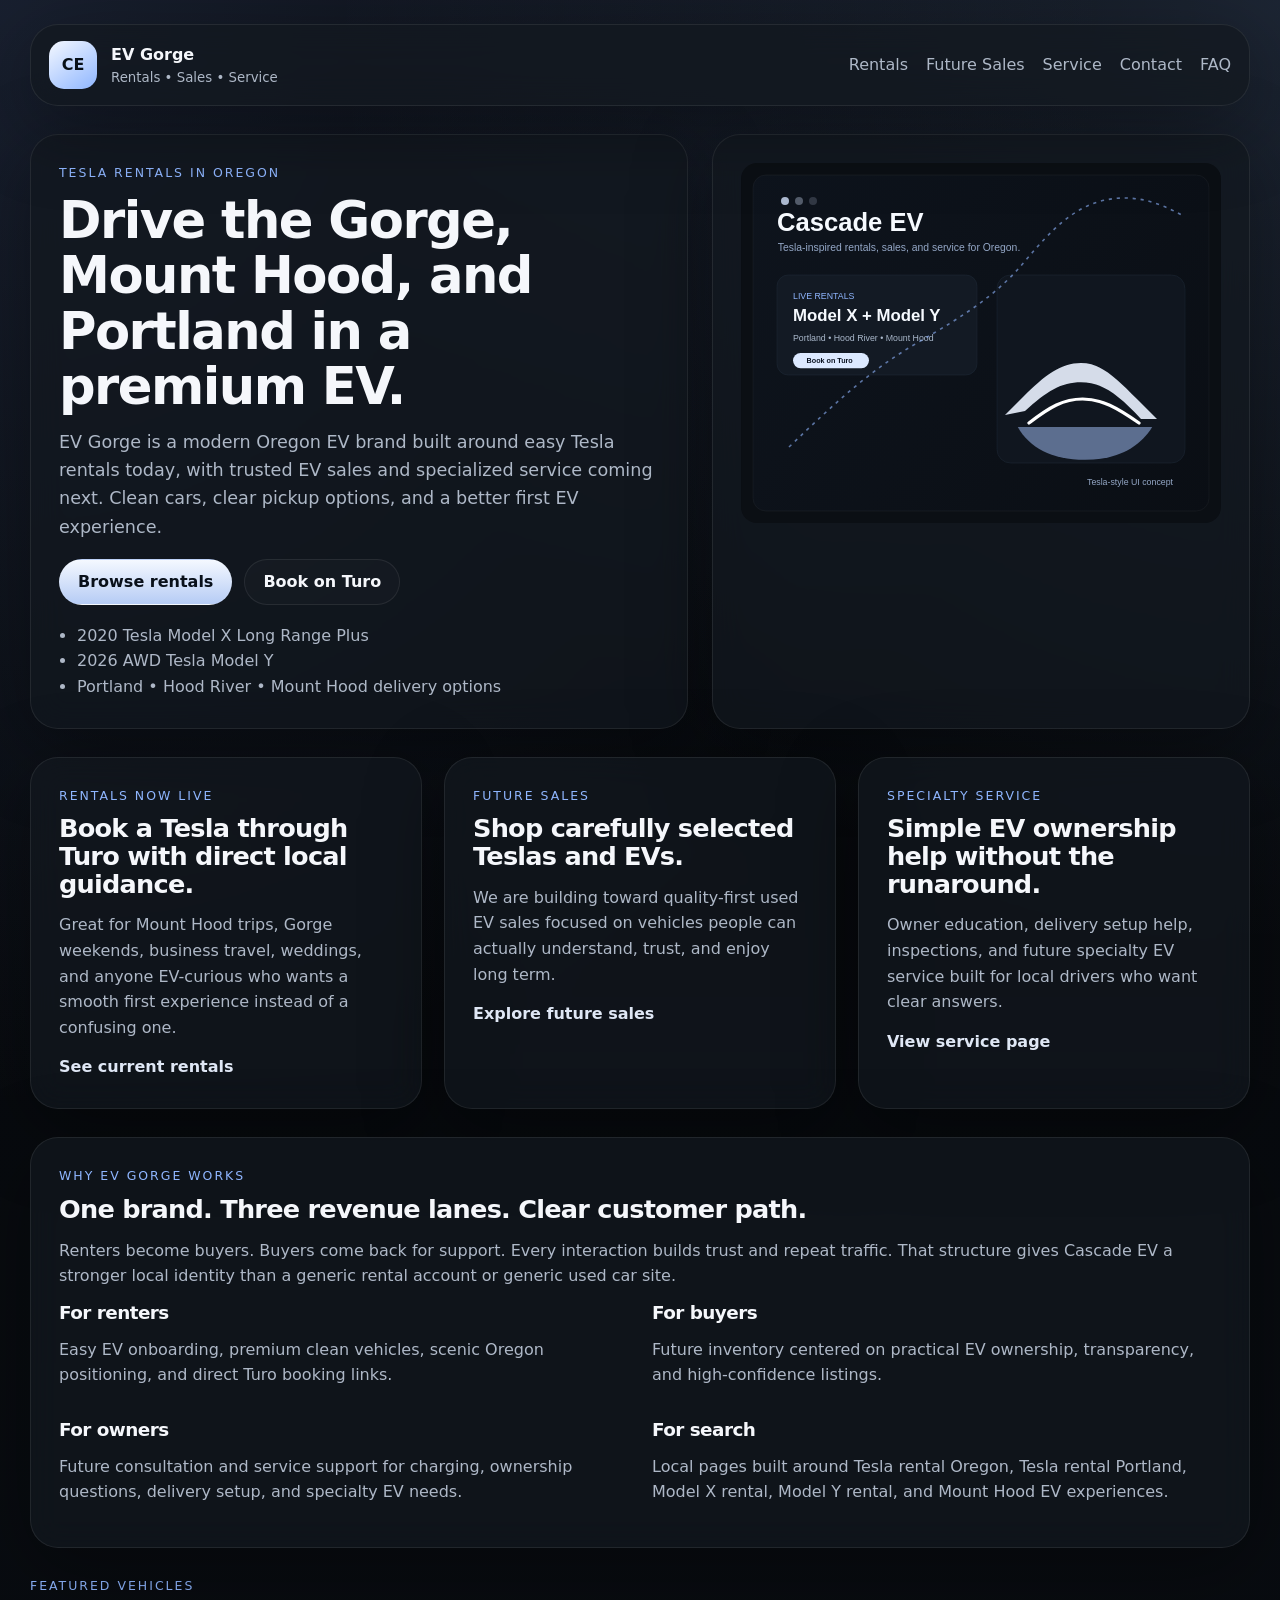
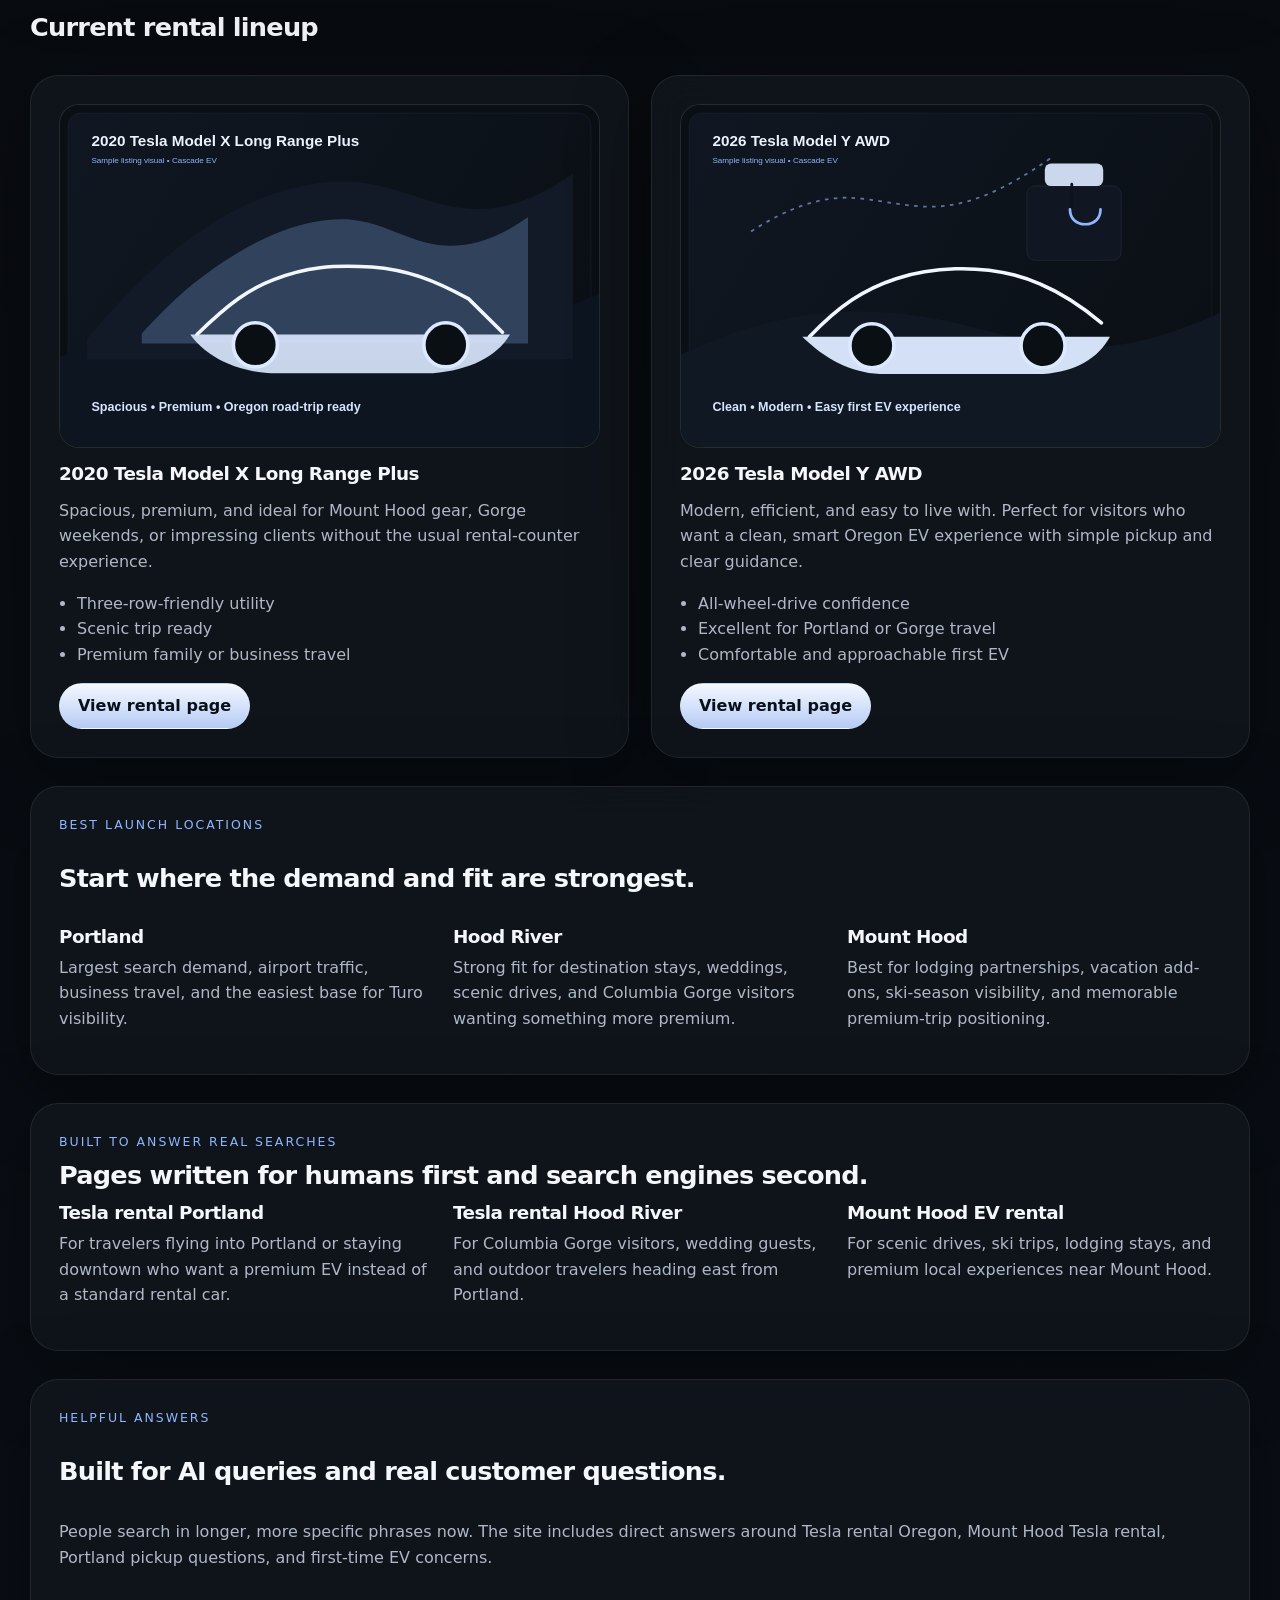
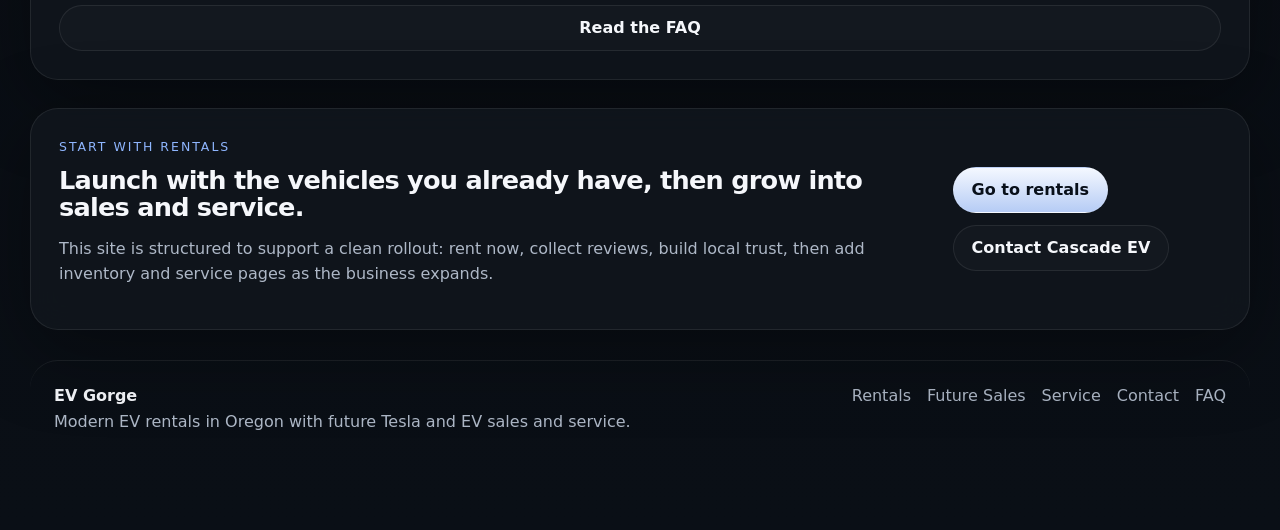
<file: index.html>
<!DOCTYPE html>
<html lang="en">
<head>
  <meta charset="UTF-8">
  <meta name="viewport" content="width=device-width, initial-scale=1.0">
  <title>EV Gorge | Tesla Rentals, EV Sales, and EV Service in Oregon</title>
  <meta name="description" content="EV Gorge offers Tesla rentals in Oregon with future EV sales and EV service. Rent a 2020 Tesla Model X Long Range Plus or 2026 AWD Tesla Model Y and explore Portland, Hood River, and Mount Hood in an EV.">
  <meta name="keywords" content="Tesla rental Oregon, Tesla rental Portland, Tesla rental Hood River, Model X rental, Model Y rental, EV rental Oregon, used Tesla sales Oregon, EV service Oregon, Turo Tesla rental">
  <meta name="robots" content="index,follow">
  <link rel="canonical" href="https://evgorge.com/">
  <meta property="og:title" content="EV Gorge | Tesla Rentals, EV Sales, and EV Service in Oregon">
  <meta property="og:description" content="Clean, modern EV rentals with future sales and service under one trusted Oregon-focused brand.">
  <meta property="og:type" content="website">
  <meta property="og:url" content="https://evgorge.com/">
  <meta property="og:image" content="assets/images/og-home.svg">
  <meta name="twitter:card" content="summary_large_image">
  <meta name="theme-color" content="#0b0d10">
  <link rel="preload" href="assets/css/style.css" as="style">
  <link rel="stylesheet" href="assets/css/style.css">
  <script type="application/ld+json">
  {
    "@context": "https://schema.org",
    "@type": "AutoRental",
    "name": "EV Gorge",
    "url": "https://evgorge.com/",
    "image": "https://evgorge.com/assets/images/og-home.svg",
    "description": "Tesla and EV rentals in Oregon with future EV sales and EV service.",
    "areaServed": ["Portland, Oregon", "Hood River, Oregon", "Mount Hood, Oregon", "Columbia River Gorge"],
    "makesOffer": [
      {"@type": "Offer", "itemOffered": {"@type": "Car", "name": "2020 Tesla Model X Long Range Plus rental"}},
      {"@type": "Offer", "itemOffered": {"@type": "Car", "name": "2026 Tesla Model Y AWD rental"}}
    ],
    "sameAs": ["https://turo.com/"]
  }
  </script>
</head>
<body>
  <div class="site-shell">
    <header class="site-header glass">
      <a class="brand" href="index.html" aria-label="Cascade EV home">
        <span class="brand-mark">CE</span>
        <span class="brand-text">
          <strong>EV Gorge</strong>
          <small>Rentals • Sales • Service</small>
        </span>
      </a>
      <button class="nav-toggle" aria-expanded="false" aria-controls="primary-nav">Menu</button>
      <nav id="primary-nav" class="site-nav">
        <a href="rentals/index.html">Rentals</a>
        <a href="sales/index.html">Future Sales</a>
        <a href="service/index.html">Service</a>
        <a href="contact/index.html">Contact</a>
        <a href="faq/index.html">FAQ</a>
      </nav>
    </header>

    <main>
      <section class="hero panel-grid">
        <div class="hero-copy glass panel-lg">
          <p class="eyebrow">Tesla rentals in Oregon</p>
          <h1>Drive the Gorge, Mount Hood, and Portland in a premium EV.</h1>
          <p class="lead">EV Gorge is a modern Oregon EV brand built around easy Tesla rentals today, with trusted EV sales and specialized service coming next. Clean cars, clear pickup options, and a better first EV experience.</p>
          <div class="button-row">
            <a class="btn btn-primary" href="rentals/index.html">Browse rentals</a>
            <a class="btn btn-secondary" href="https://turo.com/" target="_blank" rel="noopener noreferrer">Book on Turo</a>
          </div>
          <ul class="mini-points">
            <li>2020 Tesla Model X Long Range Plus</li>
            <li>2026 AWD Tesla Model Y</li>
            <li>Portland • Hood River • Mount Hood delivery options</li>
          </ul>
        </div>
        <div class="hero-visual glass panel-lg">
          <img src="assets/images/hero-dashboard.svg" alt="Stylized Tesla-inspired dashboard interface with Cascade EV branding and mountain silhouette">
        </div>
      </section>

      <section class="section intro-cards">
        <article class="glass card">
          <p class="eyebrow">Rentals now live</p>
          <h2>Book a Tesla through Turo with direct local guidance.</h2>
          <p>Great for Mount Hood trips, Gorge weekends, business travel, weddings, and anyone EV-curious who wants a smooth first experience instead of a confusing one.</p>
          <a class="text-link" href="rentals/index.html">See current rentals</a>
        </article>
        <article class="glass card">
          <p class="eyebrow">Future sales</p>
          <h2>Shop carefully selected Teslas and EVs.</h2>
          <p>We are building toward quality-first used EV sales focused on vehicles people can actually understand, trust, and enjoy long term.</p>
          <a class="text-link" href="sales/index.html">Explore future sales</a>
        </article>
        <article class="glass card">
          <p class="eyebrow">Specialty service</p>
          <h2>Simple EV ownership help without the runaround.</h2>
          <p>Owner education, delivery setup help, inspections, and future specialty EV service built for local drivers who want clear answers.</p>
          <a class="text-link" href="service/index.html">View service page</a>
        </article>
      </section>

      <section class="section split-section">
        <div class="glass panel-lg">
          <p class="eyebrow">Why EV Gorge works</p>
          <h2>One brand. Three revenue lanes. Clear customer path.</h2>
          <p>Renters become buyers. Buyers come back for support. Every interaction builds trust and repeat traffic. That structure gives Cascade EV a stronger local identity than a generic rental account or generic used car site.</p>
          <div class="feature-list two-col">
            <div>
              <h3>For renters</h3>
              <p>Easy EV onboarding, premium clean vehicles, scenic Oregon positioning, and direct Turo booking links.</p>
            </div>
            <div>
              <h3>For buyers</h3>
              <p>Future inventory centered on practical EV ownership, transparency, and high-confidence listings.</p>
            </div>
            <div>
              <h3>For owners</h3>
              <p>Future consultation and service support for charging, ownership questions, delivery setup, and specialty EV needs.</p>
            </div>
            <div>
              <h3>For search</h3>
              <p>Local pages built around Tesla rental Oregon, Tesla rental Portland, Model X rental, Model Y rental, and Mount Hood EV experiences.</p>
            </div>
          </div>
        </div>
      </section>

      <section class="section listing-preview">
        <div class="section-heading">
          <p class="eyebrow">Featured vehicles</p>
          <h2>Current rental lineup</h2>
        </div>
        <div class="cards two-up">
          <article class="glass vehicle-card">
            <img src="assets/images/listings/model-x-2020.svg" alt="2020 Tesla Model X Long Range Plus sample listing image">
            <div class="vehicle-copy">
              <h3>2020 Tesla Model X Long Range Plus</h3>
              <p>Spacious, premium, and ideal for Mount Hood gear, Gorge weekends, or impressing clients without the usual rental-counter experience.</p>
              <ul>
                <li>Three-row-friendly utility</li>
                <li>Scenic trip ready</li>
                <li>Premium family or business travel</li>
              </ul>
              <a class="btn btn-primary" href="rentals/index.html#model-x">View rental page</a>
            </div>
          </article>
          <article class="glass vehicle-card">
            <img src="assets/images/listings/model-y-2026.svg" alt="2026 Tesla Model Y AWD sample listing image">
            <div class="vehicle-copy">
              <h3>2026 Tesla Model Y AWD</h3>
              <p>Modern, efficient, and easy to live with. Perfect for visitors who want a clean, smart Oregon EV experience with simple pickup and clear guidance.</p>
              <ul>
                <li>All-wheel-drive confidence</li>
                <li>Excellent for Portland or Gorge travel</li>
                <li>Comfortable and approachable first EV</li>
              </ul>
              <a class="btn btn-primary" href="rentals/index.html#model-y">View rental page</a>
            </div>
          </article>
        </div>
      </section>


      <section class="section glass panel-lg">
        <p class="eyebrow">Best launch locations</p>
        <h2>Start where the demand and fit are strongest.</h2>
        <div class="feature-list three-col compact">
          <div>
            <h3>Portland</h3>
            <p>Largest search demand, airport traffic, business travel, and the easiest base for Turo visibility.</p>
          </div>
          <div>
            <h3>Hood River</h3>
            <p>Strong fit for destination stays, weddings, scenic drives, and Columbia Gorge visitors wanting something more premium.</p>
          </div>
          <div>
            <h3>Mount Hood</h3>
            <p>Best for lodging partnerships, vacation add-ons, ski-season visibility, and memorable premium-trip positioning.</p>
          </div>
        </div>
      </section>

      <section class="section seo-section">
        <div class="glass panel-lg">
          <p class="eyebrow">Built to answer real searches</p>
          <h2>Pages written for humans first and search engines second.</h2>
          <div class="feature-list three-col compact">
            <div>
              <h3>Tesla rental Portland</h3>
              <p>For travelers flying into Portland or staying downtown who want a premium EV instead of a standard rental car.</p>
            </div>
            <div>
              <h3>Tesla rental Hood River</h3>
              <p>For Columbia Gorge visitors, wedding guests, and outdoor travelers heading east from Portland.</p>
            </div>
            <div>
              <h3>Mount Hood EV rental</h3>
              <p>For scenic drives, ski trips, lodging stays, and premium local experiences near Mount Hood.</p>
            </div>
          </div>
        </div>
      </section>


      <section class="section glass panel-lg">
        <p class="eyebrow">Helpful answers</p>
        <h2>Built for AI queries and real customer questions.</h2>
        <p>People search in longer, more specific phrases now. The site includes direct answers around Tesla rental Oregon, Mount Hood Tesla rental, Portland pickup questions, and first-time EV concerns.</p>
        <a class="btn btn-secondary" href="faq/index.html">Read the FAQ</a>
      </section>

      <section class="section cta-band glass">
        <div>
          <p class="eyebrow">Start with rentals</p>
          <h2>Launch with the vehicles you already have, then grow into sales and service.</h2>
          <p>This site is structured to support a clean rollout: rent now, collect reviews, build local trust, then add inventory and service pages as the business expands.</p>
        </div>
        <div class="button-row">
          <a class="btn btn-primary" href="rentals/index.html">Go to rentals</a>
          <a class="btn btn-secondary" href="contact/index.html">Contact Cascade EV</a>
        </div>
      </section>
    </main>

    <footer class="site-footer">
      <div>
        <strong>EV Gorge</strong>
        <p>Modern EV rentals in Oregon with future Tesla and EV sales and service.</p>
      </div>
      <nav>
        <a href="rentals/index.html">Rentals</a>
        <a href="sales/index.html">Future Sales</a>
        <a href="service/index.html">Service</a>
        <a href="contact/index.html">Contact</a>
        <a href="faq/index.html">FAQ</a>
      </nav>
    </footer>
  </div>
  <script src="assets/js/app.js"></script>
</body>
</html>
</file>
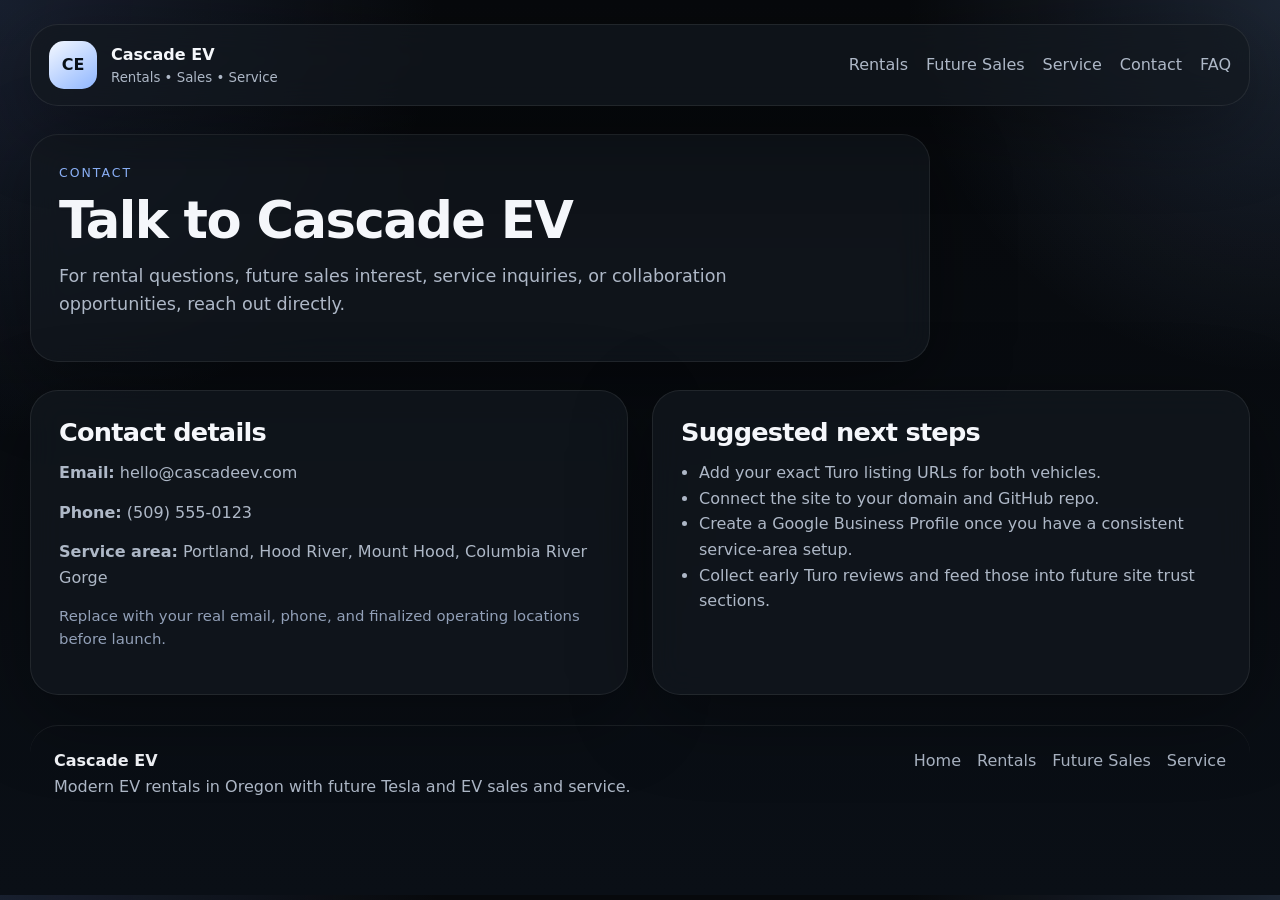
<file: contact/index.html>
<!DOCTYPE html>
<html lang="en">
<head>
  <meta charset="UTF-8">
  <meta name="viewport" content="width=device-width, initial-scale=1.0">
  <title>Contact Cascade EV | Oregon Tesla Rentals</title>
  <meta name="description" content="Contact Cascade EV for Tesla rentals in Oregon, future EV sales, and future EV service inquiries.">
  <link rel="canonical" href="https://cascadeev.com/contact/">
  <meta name="theme-color" content="#0b0d10">
  <link rel="stylesheet" href="../assets/css/style.css">
</head>
<body>
  <div class="site-shell">
    <header class="site-header glass">
      <a class="brand" href="../index.html"><span class="brand-mark">CE</span><span class="brand-text"><strong>Cascade EV</strong><small>Rentals • Sales • Service</small></span></a>
      <button class="nav-toggle" aria-expanded="false" aria-controls="primary-nav">Menu</button>
      <nav id="primary-nav" class="site-nav">
        <a href="../rentals/index.html">Rentals</a>
        <a href="../sales/index.html">Future Sales</a>
        <a href="../service/index.html">Service</a>
        <a href="index.html">Contact</a>
        <a href="../faq/index.html">FAQ</a>
      </nav>
    </header>

    <main>
      <section class="page-hero glass panel-lg narrow">
        <p class="eyebrow">Contact</p>
        <h1>Talk to Cascade EV</h1>
        <p class="lead">For rental questions, future sales interest, service inquiries, or collaboration opportunities, reach out directly.</p>
      </section>

      <section class="section contact-grid">
        <article class="glass panel-lg">
          <h2>Contact details</h2>
          <p><strong>Email:</strong> <a href="mailto:hello@cascadeev.com">hello@cascadeev.com</a></p>
          <p><strong>Phone:</strong> <a href="tel:+15095550123">(509) 555-0123</a></p>
          <p><strong>Service area:</strong> Portland, Hood River, Mount Hood, Columbia River Gorge</p>
          <p class="listing-note">Replace with your real email, phone, and finalized operating locations before launch.</p>
        </article>
        <article class="glass panel-lg">
          <h2>Suggested next steps</h2>
          <ul class="check-list">
            <li>Add your exact Turo listing URLs for both vehicles.</li>
            <li>Connect the site to your domain and GitHub repo.</li>
            <li>Create a Google Business Profile once you have a consistent service-area setup.</li>
            <li>Collect early Turo reviews and feed those into future site trust sections.</li>
          </ul>
        </article>
      </section>
    </main>

    <footer class="site-footer">
      <div><strong>Cascade EV</strong><p>Modern EV rentals in Oregon with future Tesla and EV sales and service.</p></div>
      <nav><a href="../index.html">Home</a><a href="../rentals/index.html">Rentals</a><a href="../sales/index.html">Future Sales</a><a href="../service/index.html">Service</a></nav>
    </footer>
  </div>
  <script src="../assets/js/app.js"></script>
</body>
</html>
</file>
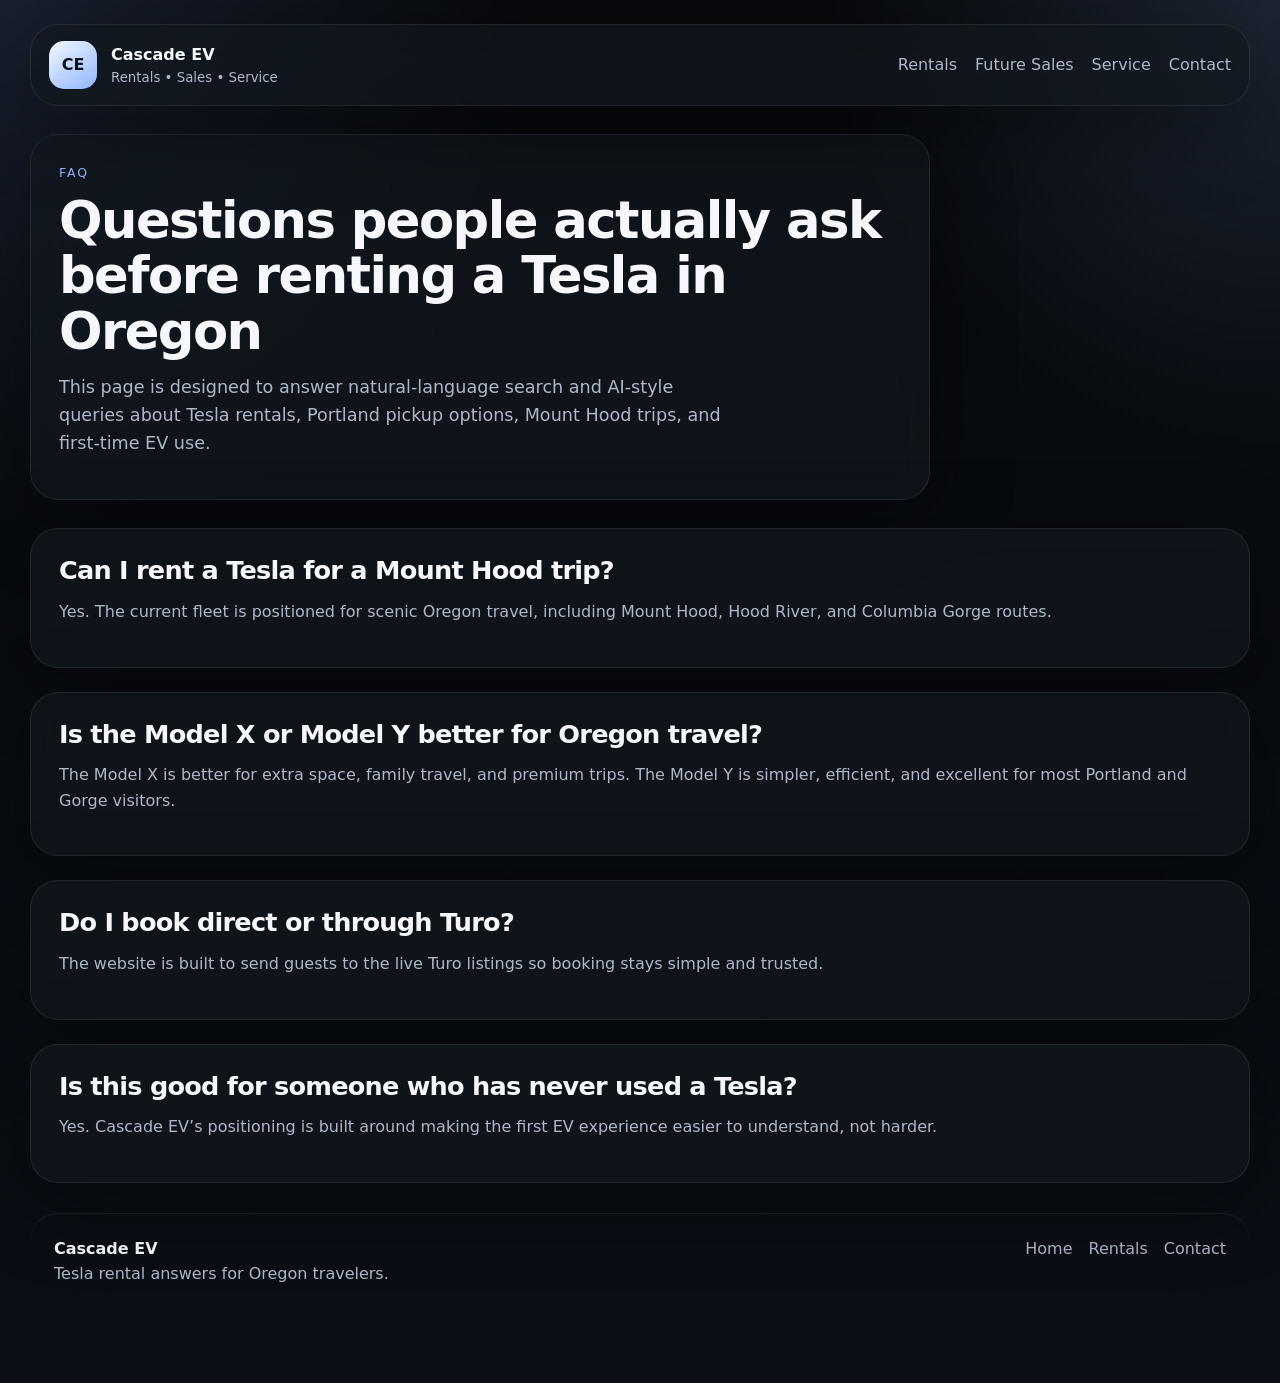
<file: faq/index.html>
<!DOCTYPE html>
<html lang="en">
<head>
  <meta charset="UTF-8">
  <meta name="viewport" content="width=device-width, initial-scale=1.0">
  <title>Tesla Rental FAQ Oregon | Cascade EV</title>
  <meta name="description" content="Answers to common Tesla rental questions for Oregon travelers, including charging, winter driving, Portland pickups, and Mount Hood trips.">
  <link rel="canonical" href="https://cascadeev.com/faq/">
  <meta name="theme-color" content="#0b0d10">
  <link rel="stylesheet" href="../assets/css/style.css">
  <script type="application/ld+json">
  {
    "@context": "https://schema.org",
    "@type": "FAQPage",
    "mainEntity": [
      {"@type":"Question","name":"Can I rent a Tesla in Oregon for a Mount Hood trip?","acceptedAnswer":{"@type":"Answer","text":"Yes. Cascade EV is positioned for Mount Hood, Hood River, Portland, and Columbia Gorge travel, with premium Tesla rental options linked through Turo."}},
      {"@type":"Question","name":"Is a Tesla hard to use for first-time renters?","acceptedAnswer":{"@type":"Answer","text":"No. The rental flow is designed to make the first EV experience simple with clear local guidance and easy booking."}},
      {"@type":"Question","name":"Do you book directly or through Turo?","acceptedAnswer":{"@type":"Answer","text":"Bookings are routed through Turo, and Cascade EV back-links directly to the live listings."}}
    ]
  }
  </script>
</head>
<body>
<div class="site-shell">
<header class="site-header glass">
<a class="brand" href="../index.html"><span class="brand-mark">CE</span><span class="brand-text"><strong>Cascade EV</strong><small>Rentals • Sales • Service</small></span></a>
<button class="nav-toggle" aria-expanded="false" aria-controls="primary-nav">Menu</button>
<nav id="primary-nav" class="site-nav">
<a href="../rentals/index.html">Rentals</a><a href="../sales/index.html">Future Sales</a><a href="../service/index.html">Service</a><a href="../contact/index.html">Contact</a>
</nav>
</header>
<main>
<section class="page-hero glass panel-lg narrow">
<p class="eyebrow">FAQ</p>
<h1>Questions people actually ask before renting a Tesla in Oregon</h1>
<p class="lead">This page is designed to answer natural-language search and AI-style queries about Tesla rentals, Portland pickup options, Mount Hood trips, and first-time EV use.</p>
</section>
<section class="section cards stack-gap">
<article class="glass card"><h2>Can I rent a Tesla for a Mount Hood trip?</h2><p>Yes. The current fleet is positioned for scenic Oregon travel, including Mount Hood, Hood River, and Columbia Gorge routes.</p></article>
<article class="glass card"><h2>Is the Model X or Model Y better for Oregon travel?</h2><p>The Model X is better for extra space, family travel, and premium trips. The Model Y is simpler, efficient, and excellent for most Portland and Gorge visitors.</p></article>
<article class="glass card"><h2>Do I book direct or through Turo?</h2><p>The website is built to send guests to the live Turo listings so booking stays simple and trusted.</p></article>
<article class="glass card"><h2>Is this good for someone who has never used a Tesla?</h2><p>Yes. Cascade EV’s positioning is built around making the first EV experience easier to understand, not harder.</p></article>
</section>
</main>
<footer class="site-footer"><div><strong>Cascade EV</strong><p>Tesla rental answers for Oregon travelers.</p></div><nav><a href="../index.html">Home</a><a href="../rentals/index.html">Rentals</a><a href="../contact/index.html">Contact</a></nav></footer>
</div>
<script src="../assets/js/app.js"></script>
</body></html>
</file>
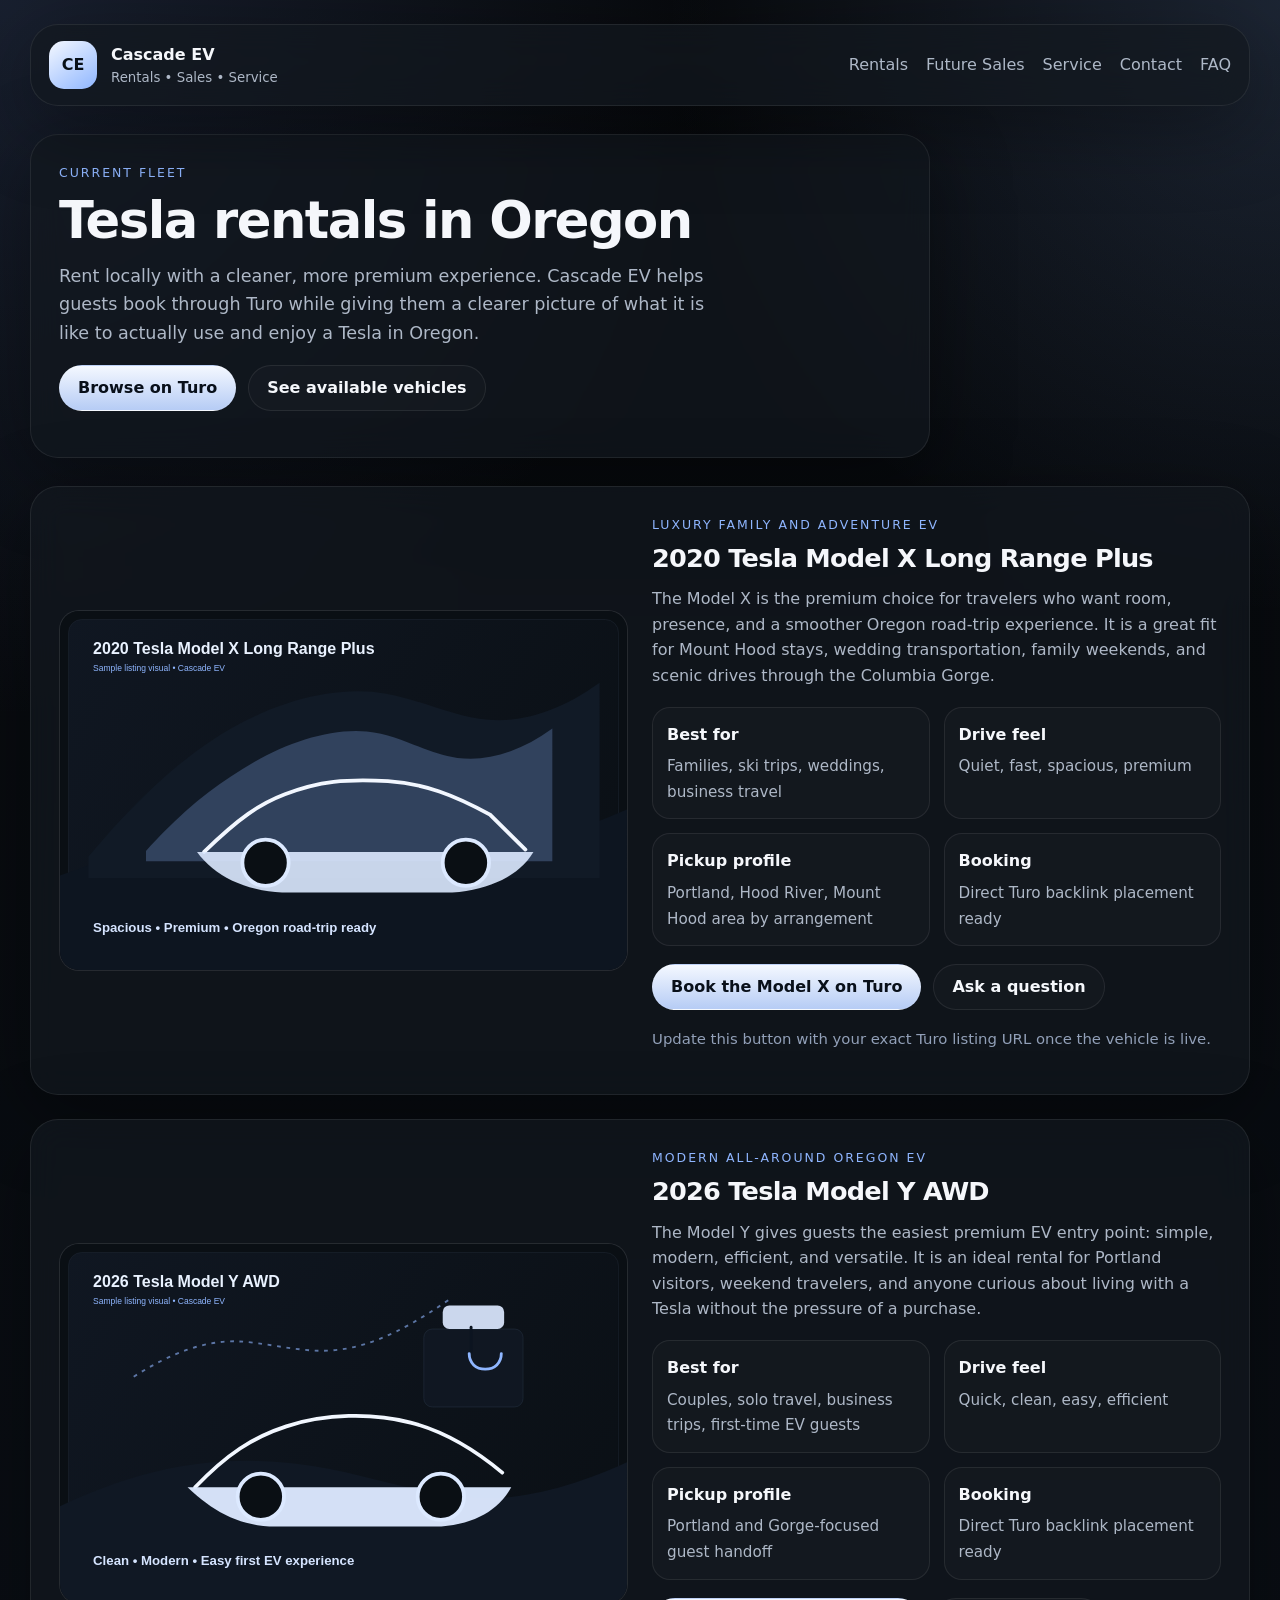
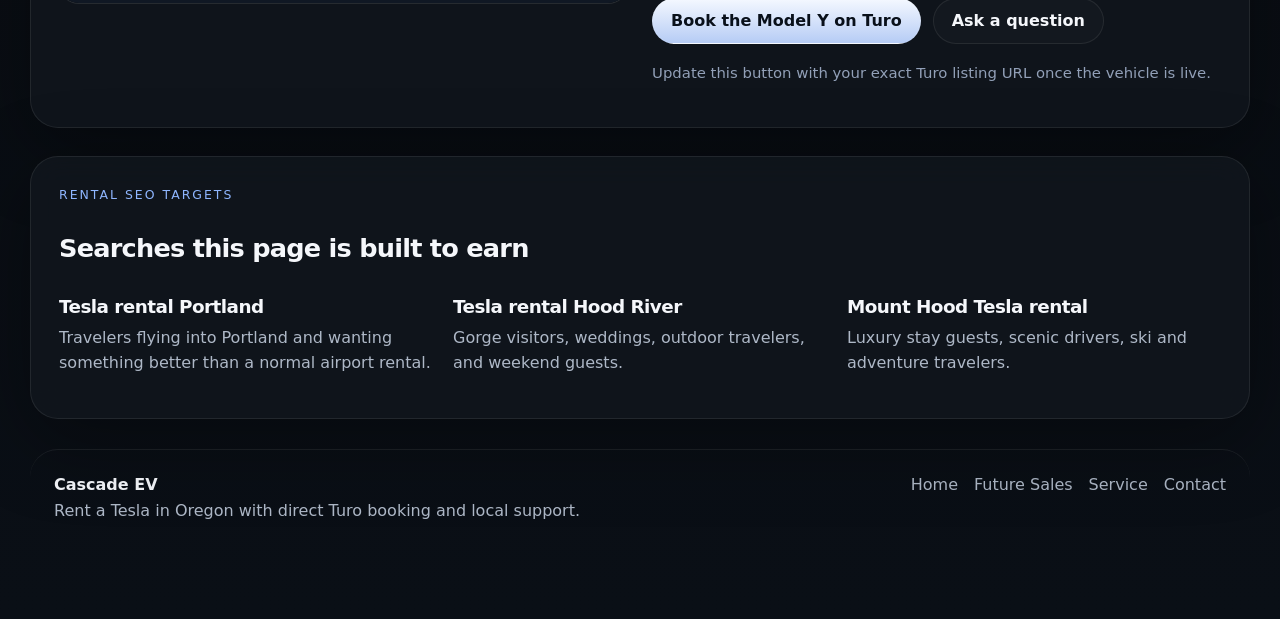
<file: rentals/index.html>
<!DOCTYPE html>
<html lang="en">
<head>
  <meta charset="UTF-8">
  <meta name="viewport" content="width=device-width, initial-scale=1.0">
  <title>Tesla Rentals Oregon | Model X and Model Y Rentals | Cascade EV</title>
  <meta name="description" content="Rent a Tesla in Oregon through Cascade EV. Current lineup includes a 2020 Tesla Model X Long Range Plus and a 2026 AWD Tesla Model Y. Turo booking links included.">
  <meta name="keywords" content="Tesla rental Oregon, Tesla Model X rental, Tesla Model Y rental, Turo Tesla rental, Portland Tesla rental, Hood River Tesla rental, Mount Hood Tesla rental">
  <link rel="canonical" href="https://cascadeev.com/rentals/">
  <meta property="og:title" content="Tesla Rentals Oregon | Cascade EV">
  <meta property="og:description" content="Rent a premium Tesla in Oregon with direct Turo booking and clear local guidance.">
  <meta property="og:type" content="website">
  <meta property="og:url" content="https://cascadeev.com/rentals/">
  <meta property="og:image" content="../assets/images/og-rentals.svg">
  <meta name="theme-color" content="#0b0d10">
  <link rel="stylesheet" href="../assets/css/style.css">
  <script type="application/ld+json">
  {
    "@context": "https://schema.org",
    "@type": "ItemList",
    "name": "Cascade EV rental fleet",
    "itemListElement": [
      {
        "@type": "ListItem",
        "position": 1,
        "url": "https://cascadeev.com/rentals/#model-x",
        "item": {"@type": "Car", "name": "2020 Tesla Model X Long Range Plus"}
      },
      {
        "@type": "ListItem",
        "position": 2,
        "url": "https://cascadeev.com/rentals/#model-y",
        "item": {"@type": "Car", "name": "2026 Tesla Model Y AWD"}
      }
    ]
  }
  </script>
</head>
<body>
  <div class="site-shell">
    <header class="site-header glass">
      <a class="brand" href="../index.html"><span class="brand-mark">CE</span><span class="brand-text"><strong>Cascade EV</strong><small>Rentals • Sales • Service</small></span></a>
      <button class="nav-toggle" aria-expanded="false" aria-controls="primary-nav">Menu</button>
      <nav id="primary-nav" class="site-nav">
        <a href="index.html">Rentals</a>
        <a href="../sales/index.html">Future Sales</a>
        <a href="../service/index.html">Service</a>
        <a href="../contact/index.html">Contact</a>
        <a href="../faq/index.html">FAQ</a>
      </nav>
    </header>

    <main>
      <section class="page-hero glass panel-lg narrow">
        <p class="eyebrow">Current fleet</p>
        <h1>Tesla rentals in Oregon</h1>
        <p class="lead">Rent locally with a cleaner, more premium experience. Cascade EV helps guests book through Turo while giving them a clearer picture of what it is like to actually use and enjoy a Tesla in Oregon.</p>
        <div class="button-row">
          <a class="btn btn-primary" href="https://turo.com/" target="_blank" rel="noopener noreferrer">Browse on Turo</a>
          <a class="btn btn-secondary" href="#fleet">See available vehicles</a>
        </div>
      </section>

      <section id="fleet" class="section cards stack-gap">
        <article id="model-x" class="glass rental-detail">
          <div class="rental-image-wrap">
            <img src="../assets/images/listings/model-x-2020.svg" alt="2020 Tesla Model X Long Range Plus listing image with mountain road styling">
          </div>
          <div class="rental-copy">
            <p class="eyebrow">Luxury family and adventure EV</p>
            <h2>2020 Tesla Model X Long Range Plus</h2>
            <p>The Model X is the premium choice for travelers who want room, presence, and a smoother Oregon road-trip experience. It is a great fit for Mount Hood stays, wedding transportation, family weekends, and scenic drives through the Columbia Gorge.</p>
            <div class="spec-grid">
              <div><strong>Best for</strong><span>Families, ski trips, weddings, business travel</span></div>
              <div><strong>Drive feel</strong><span>Quiet, fast, spacious, premium</span></div>
              <div><strong>Pickup profile</strong><span>Portland, Hood River, Mount Hood area by arrangement</span></div>
              <div><strong>Booking</strong><span>Direct Turo backlink placement ready</span></div>
            </div>
            <div class="button-row">
              <a class="btn btn-primary" href="https://turo.com/" target="_blank" rel="noopener noreferrer">Book the Model X on Turo</a>
              <a class="btn btn-secondary" href="mailto:hello@cascadeev.com?subject=Model%20X%20rental%20question">Ask a question</a>
            </div>
            <p class="listing-note">Update this button with your exact Turo listing URL once the vehicle is live.</p>
          </div>
        </article>

        <article id="model-y" class="glass rental-detail">
          <div class="rental-image-wrap">
            <img src="../assets/images/listings/model-y-2026.svg" alt="2026 Tesla Model Y AWD listing image with modern city and mountain styling">
          </div>
          <div class="rental-copy">
            <p class="eyebrow">Modern all-around Oregon EV</p>
            <h2>2026 Tesla Model Y AWD</h2>
            <p>The Model Y gives guests the easiest premium EV entry point: simple, modern, efficient, and versatile. It is an ideal rental for Portland visitors, weekend travelers, and anyone curious about living with a Tesla without the pressure of a purchase.</p>
            <div class="spec-grid">
              <div><strong>Best for</strong><span>Couples, solo travel, business trips, first-time EV guests</span></div>
              <div><strong>Drive feel</strong><span>Quick, clean, easy, efficient</span></div>
              <div><strong>Pickup profile</strong><span>Portland and Gorge-focused guest handoff</span></div>
              <div><strong>Booking</strong><span>Direct Turo backlink placement ready</span></div>
            </div>
            <div class="button-row">
              <a class="btn btn-primary" href="https://turo.com/" target="_blank" rel="noopener noreferrer">Book the Model Y on Turo</a>
              <a class="btn btn-secondary" href="mailto:hello@cascadeev.com?subject=Model%20Y%20rental%20question">Ask a question</a>
            </div>
            <p class="listing-note">Update this button with your exact Turo listing URL once the vehicle is live.</p>
          </div>
        </article>
      </section>

      <section class="section glass panel-lg">
        <p class="eyebrow">Rental SEO targets</p>
        <h2>Searches this page is built to earn</h2>
        <div class="feature-list three-col compact">
          <div><h3>Tesla rental Portland</h3><p>Travelers flying into Portland and wanting something better than a normal airport rental.</p></div>
          <div><h3>Tesla rental Hood River</h3><p>Gorge visitors, weddings, outdoor travelers, and weekend guests.</p></div>
          <div><h3>Mount Hood Tesla rental</h3><p>Luxury stay guests, scenic drivers, ski and adventure travelers.</p></div>
        </div>
      </section>
    </main>

    <footer class="site-footer">
      <div><strong>Cascade EV</strong><p>Rent a Tesla in Oregon with direct Turo booking and local support.</p></div>
      <nav><a href="../index.html">Home</a><a href="../sales/index.html">Future Sales</a><a href="../service/index.html">Service</a><a href="../contact/index.html">Contact</a></nav>
    </footer>
  </div>
  <script src="../assets/js/app.js"></script>
</body>
</html>
</file>
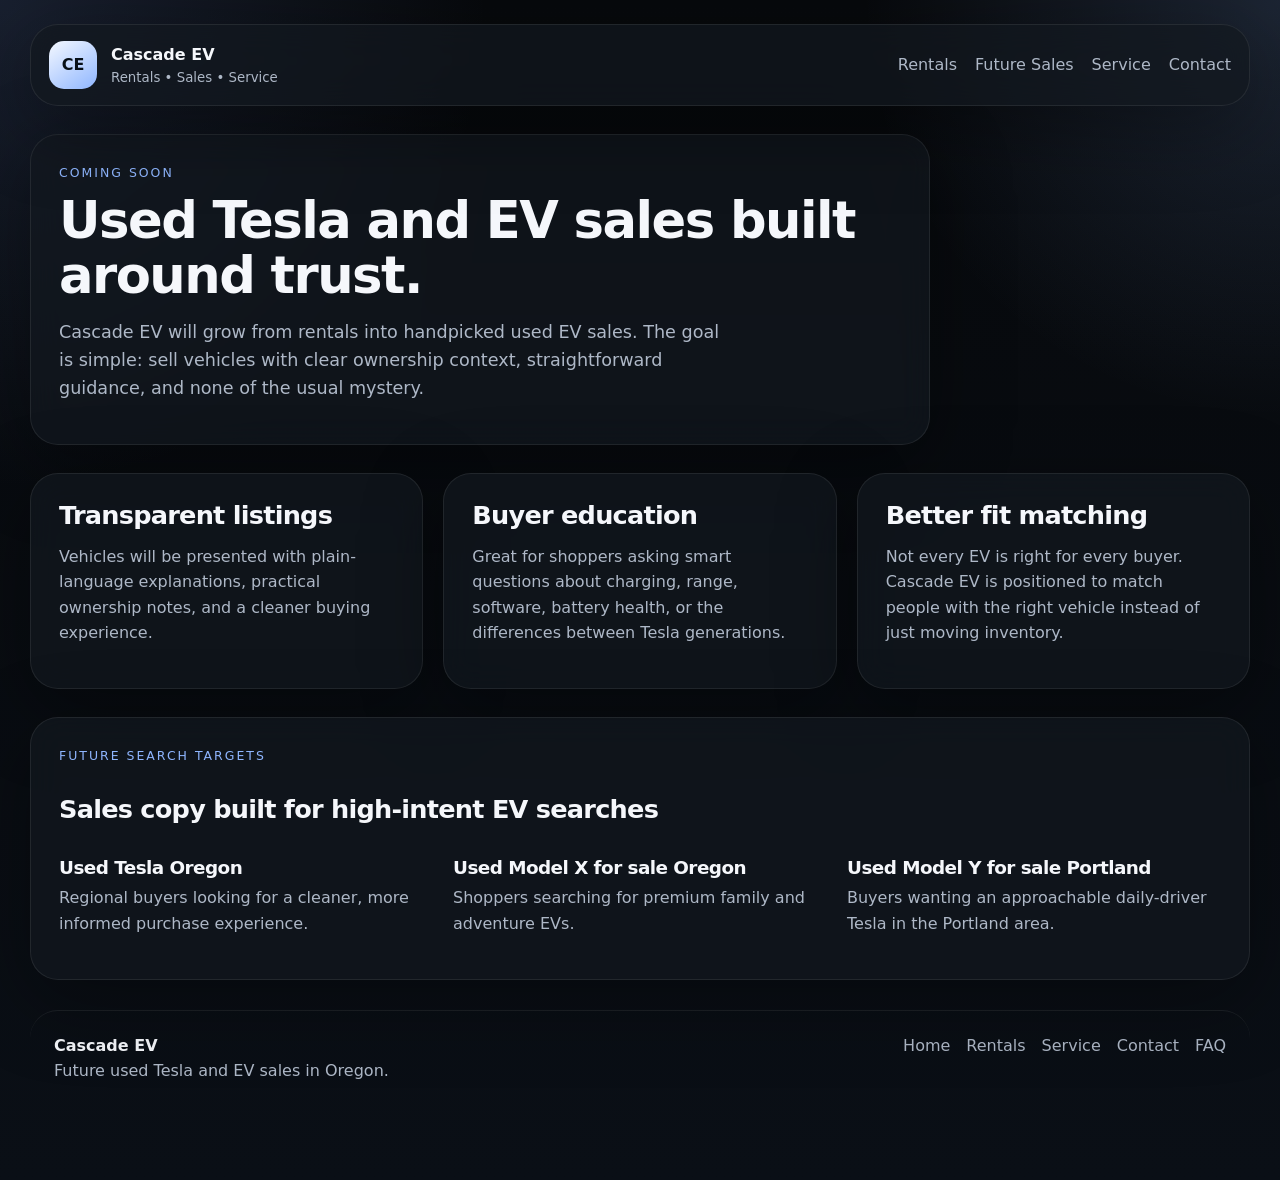
<file: sales/index.html>
<!DOCTYPE html>
<html lang="en">
<head>
  <meta charset="UTF-8">
  <meta name="viewport" content="width=device-width, initial-scale=1.0">
  <title>Future Used Tesla Sales in Oregon | Cascade EV</title>
  <meta name="description" content="Cascade EV is building toward trusted used Tesla and EV sales in Oregon with transparent listings, buyer education, and ownership guidance.">
  <link rel="canonical" href="https://cascadeev.com/sales/">
  <meta property="og:title" content="Future Used Tesla Sales in Oregon | Cascade EV">
  <meta property="og:description" content="Transparent future EV inventory built around confidence, education, and practical ownership.">
  <meta property="og:type" content="website">
  <meta property="og:image" content="../assets/images/og-sales.svg">
  <meta name="theme-color" content="#0b0d10">
  <link rel="stylesheet" href="../assets/css/style.css">
</head>
<body>
  <div class="site-shell">
    <header class="site-header glass">
      <a class="brand" href="../index.html"><span class="brand-mark">CE</span><span class="brand-text"><strong>Cascade EV</strong><small>Rentals • Sales • Service</small></span></a>
      <button class="nav-toggle" aria-expanded="false" aria-controls="primary-nav">Menu</button>
      <nav id="primary-nav" class="site-nav">
        <a href="../rentals/index.html">Rentals</a>
        <a href="index.html">Future Sales</a>
        <a href="../service/index.html">Service</a>
        <a href="../contact/index.html">Contact</a>
      </nav>
    </header>

    <main>
      <section class="page-hero glass panel-lg narrow">
        <p class="eyebrow">Coming soon</p>
        <h1>Used Tesla and EV sales built around trust.</h1>
        <p class="lead">Cascade EV will grow from rentals into handpicked used EV sales. The goal is simple: sell vehicles with clear ownership context, straightforward guidance, and none of the usual mystery.</p>
      </section>

      <section class="section cards three-up">
        <article class="glass card">
          <h2>Transparent listings</h2>
          <p>Vehicles will be presented with plain-language explanations, practical ownership notes, and a cleaner buying experience.</p>
        </article>
        <article class="glass card">
          <h2>Buyer education</h2>
          <p>Great for shoppers asking smart questions about charging, range, software, battery health, or the differences between Tesla generations.</p>
        </article>
        <article class="glass card">
          <h2>Better fit matching</h2>
          <p>Not every EV is right for every buyer. Cascade EV is positioned to match people with the right vehicle instead of just moving inventory.</p>
        </article>
      </section>

      <section class="section glass panel-lg">
        <p class="eyebrow">Future search targets</p>
        <h2>Sales copy built for high-intent EV searches</h2>
        <div class="feature-list three-col compact">
          <div><h3>Used Tesla Oregon</h3><p>Regional buyers looking for a cleaner, more informed purchase experience.</p></div>
          <div><h3>Used Model X for sale Oregon</h3><p>Shoppers searching for premium family and adventure EVs.</p></div>
          <div><h3>Used Model Y for sale Portland</h3><p>Buyers wanting an approachable daily-driver Tesla in the Portland area.</p></div>
        </div>
      </section>
    </main>

    <footer class="site-footer">
      <div><strong>Cascade EV</strong><p>Future used Tesla and EV sales in Oregon.</p></div>
      <nav><a href="../index.html">Home</a><a href="../rentals/index.html">Rentals</a><a href="../service/index.html">Service</a><a href="../contact/index.html">Contact</a><a href="../faq/index.html">FAQ</a></nav>
    </footer>
  </div>
  <script src="../assets/js/app.js"></script>
</body>
</html>
</file>
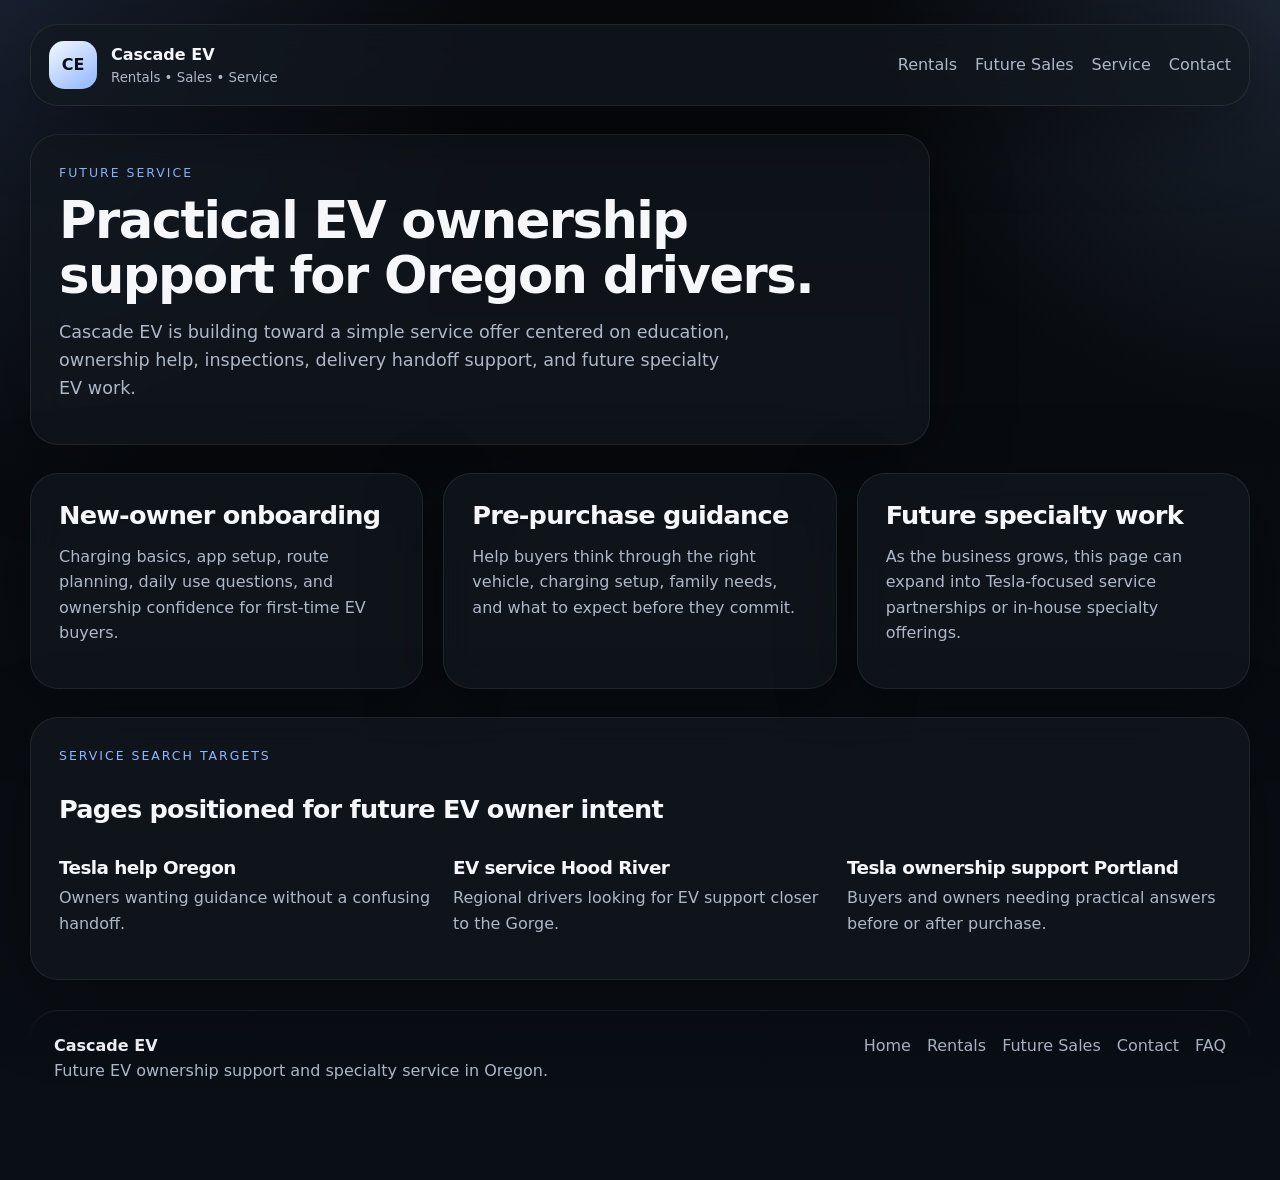
<file: service/index.html>
<!DOCTYPE html>
<html lang="en">
<head>
  <meta charset="UTF-8">
  <meta name="viewport" content="width=device-width, initial-scale=1.0">
  <title>EV Service and Ownership Help in Oregon | Cascade EV</title>
  <meta name="description" content="Cascade EV is developing EV ownership support and specialty service in Oregon, starting with practical Tesla help, onboarding, and owner guidance.">
  <link rel="canonical" href="https://cascadeev.com/service/">
  <meta property="og:title" content="EV Service and Ownership Help in Oregon | Cascade EV">
  <meta property="og:description" content="Simple EV support, ownership help, and future specialty service for Oregon drivers.">
  <meta property="og:type" content="website">
  <meta property="og:image" content="../assets/images/og-service.svg">
  <meta name="theme-color" content="#0b0d10">
  <link rel="stylesheet" href="../assets/css/style.css">
</head>
<body>
  <div class="site-shell">
    <header class="site-header glass">
      <a class="brand" href="../index.html"><span class="brand-mark">CE</span><span class="brand-text"><strong>Cascade EV</strong><small>Rentals • Sales • Service</small></span></a>
      <button class="nav-toggle" aria-expanded="false" aria-controls="primary-nav">Menu</button>
      <nav id="primary-nav" class="site-nav">
        <a href="../rentals/index.html">Rentals</a>
        <a href="../sales/index.html">Future Sales</a>
        <a href="index.html">Service</a>
        <a href="../contact/index.html">Contact</a>
      </nav>
    </header>

    <main>
      <section class="page-hero glass panel-lg narrow">
        <p class="eyebrow">Future service</p>
        <h1>Practical EV ownership support for Oregon drivers.</h1>
        <p class="lead">Cascade EV is building toward a simple service offer centered on education, ownership help, inspections, delivery handoff support, and future specialty EV work.</p>
      </section>

      <section class="section cards three-up">
        <article class="glass card">
          <h2>New-owner onboarding</h2>
          <p>Charging basics, app setup, route planning, daily use questions, and ownership confidence for first-time EV buyers.</p>
        </article>
        <article class="glass card">
          <h2>Pre-purchase guidance</h2>
          <p>Help buyers think through the right vehicle, charging setup, family needs, and what to expect before they commit.</p>
        </article>
        <article class="glass card">
          <h2>Future specialty work</h2>
          <p>As the business grows, this page can expand into Tesla-focused service partnerships or in-house specialty offerings.</p>
        </article>
      </section>

      <section class="section glass panel-lg">
        <p class="eyebrow">Service search targets</p>
        <h2>Pages positioned for future EV owner intent</h2>
        <div class="feature-list three-col compact">
          <div><h3>Tesla help Oregon</h3><p>Owners wanting guidance without a confusing handoff.</p></div>
          <div><h3>EV service Hood River</h3><p>Regional drivers looking for EV support closer to the Gorge.</p></div>
          <div><h3>Tesla ownership support Portland</h3><p>Buyers and owners needing practical answers before or after purchase.</p></div>
        </div>
      </section>
    </main>

    <footer class="site-footer">
      <div><strong>Cascade EV</strong><p>Future EV ownership support and specialty service in Oregon.</p></div>
      <nav><a href="../index.html">Home</a><a href="../rentals/index.html">Rentals</a><a href="../sales/index.html">Future Sales</a><a href="../contact/index.html">Contact</a><a href="../faq/index.html">FAQ</a></nav>
    </footer>
  </div>
  <script src="../assets/js/app.js"></script>
</body>
</html>
</file>
<file: assets/css/style.css>
:root {
  --bg: #07090c;
  --bg-soft: #10151c;
  --panel: rgba(19, 24, 31, 0.72);
  --line: rgba(255, 255, 255, 0.08);
  --text: #f5f7fb;
  --muted: #aeb8c7;
  --accent: #dfe7f5;
  --accent-2: #8fb6ff;
  --success: #9df6c8;
  --shadow: 0 20px 80px rgba(0, 0, 0, 0.35);
  --radius: 28px;
  --max: 1220px;
}

* { box-sizing: border-box; }
html { scroll-behavior: smooth; }
body {
  margin: 0;
  color: var(--text);
  background:
    radial-gradient(circle at top left, rgba(79, 103, 158, 0.24), transparent 28%),
    radial-gradient(circle at top right, rgba(139, 182, 255, 0.16), transparent 24%),
    linear-gradient(180deg, #07090c 0%, #0a0f16 100%);
  font: 16px/1.6 Inter, ui-sans-serif, system-ui, -apple-system, BlinkMacSystemFont, "Segoe UI", sans-serif;
}
img { max-width: 100%; display: block; }
a { color: inherit; text-decoration: none; }
.site-shell { width: min(calc(100% - 32px), var(--max)); margin: 0 auto; padding: 24px 0 60px; }
.glass {
  background: var(--panel);
  border: 1px solid var(--line);
  backdrop-filter: blur(16px);
  box-shadow: var(--shadow);
}
.site-header, .site-footer, .card, .panel-lg, .vehicle-card, .rental-detail, .cta-band {
  border-radius: var(--radius);
}
.site-header {
  display: flex;
  align-items: center;
  justify-content: space-between;
  gap: 24px;
  padding: 16px 18px;
  position: sticky;
  top: 12px;
  z-index: 10;
}
.brand { display: flex; align-items: center; gap: 14px; }
.brand-mark {
  width: 48px; height: 48px; border-radius: 15px;
  display: grid; place-items: center; color: #081018; font-weight: 800;
  background: linear-gradient(145deg, #f4f8ff, #8fb6ff);
}
.brand-text strong { display: block; font-size: 1rem; }
.brand-text small { color: var(--muted); display: block; }
.site-nav { display: flex; gap: 18px; align-items: center; }
.site-nav a { color: var(--muted); }
.site-nav a:hover, .site-nav a:focus-visible { color: var(--text); }
.nav-toggle {
  display: none; background: transparent; color: var(--text); border: 1px solid var(--line);
  border-radius: 999px; padding: 10px 14px;
}
main { display: grid; gap: 28px; margin-top: 28px; }
.section { display: grid; gap: 20px; }
.hero, .panel-grid { display: grid; grid-template-columns: 1.1fr 0.9fr; gap: 24px; }
.hero-copy, .hero-visual, .panel-lg, .card, .vehicle-card, .rental-detail, .cta-band { padding: 28px; }
.page-hero.narrow { max-width: 900px; }
.eyebrow {
  letter-spacing: 0.16em; text-transform: uppercase; color: var(--accent-2);
  font-size: 0.78rem; margin: 0 0 10px;
}
h1, h2, h3 { line-height: 1.08; margin: 0 0 14px; letter-spacing: -0.03em; }
h1 { font-size: clamp(2.4rem, 4vw, 4.4rem); }
h2 { font-size: clamp(1.6rem, 2vw, 2.5rem); }
h3 { font-size: 1.15rem; }
p { margin: 0 0 14px; color: var(--muted); }
.lead { font-size: 1.1rem; max-width: 60ch; }
.button-row { display: flex; flex-wrap: wrap; gap: 12px; margin: 18px 0 18px; }
.btn {
  display: inline-flex; align-items: center; justify-content: center; min-height: 46px;
  padding: 0 18px; border-radius: 999px; font-weight: 600; transition: 0.2s ease;
  border: 1px solid var(--line);
}
.btn:hover, .btn:focus-visible { transform: translateY(-1px); }
.btn-primary { background: linear-gradient(180deg, #f4f8ff, #b6ccf5); color: #09101a; }
.btn-secondary { background: rgba(255,255,255,0.02); color: var(--text); }
.text-link { color: var(--accent); font-weight: 600; }
.mini-points, .check-list { padding-left: 18px; margin: 10px 0 0; color: var(--muted); }
.cards.two-up { display: grid; grid-template-columns: repeat(2, minmax(0, 1fr)); gap: 22px; }
.cards.three-up, .feature-list.three-col { display: grid; grid-template-columns: repeat(3, minmax(0, 1fr)); gap: 20px; }
.intro-cards { display: grid; grid-template-columns: repeat(3, minmax(0, 1fr)); gap: 22px; }
.feature-list.two-col { display: grid; grid-template-columns: repeat(2, minmax(0, 1fr)); gap: 18px 24px; }
.feature-list.compact h3 { margin-bottom: 8px; }
.vehicle-card { display: grid; gap: 16px; align-content: start; }
.vehicle-card img, .rental-image-wrap img { border-radius: 20px; border: 1px solid var(--line); background: rgba(255,255,255,0.02); }
.vehicle-copy ul { padding-left: 18px; color: var(--muted); }
.section-heading { display: grid; gap: 8px; }
.rental-detail { display: grid; grid-template-columns: 1fr 1fr; gap: 24px; align-items: center; }
.spec-grid { display: grid; grid-template-columns: repeat(2, minmax(0, 1fr)); gap: 14px; margin: 18px 0; }
.spec-grid div {
  padding: 14px; border-radius: 18px; border: 1px solid var(--line); background: rgba(255,255,255,0.02);
}
.spec-grid strong { display: block; margin-bottom: 6px; }
.spec-grid span { color: var(--muted); font-size: 0.95rem; }
.listing-note { color: #92a0b8; font-size: 0.93rem; }
.cta-band { display: flex; align-items: center; justify-content: space-between; gap: 24px; }
.contact-grid { display: grid; grid-template-columns: 1fr 1fr; gap: 24px; }
.site-footer {
  display: flex; justify-content: space-between; gap: 20px; align-items: flex-start;
  margin-top: 30px; padding: 22px 24px; border-top: 1px solid var(--line);
}
.site-footer nav { display: flex; flex-wrap: wrap; gap: 16px; color: var(--muted); }
.stack-gap { gap: 24px; }

@media (max-width: 980px) {
  .hero, .panel-grid, .intro-cards, .cards.two-up, .cards.three-up, .feature-list.two-col, .feature-list.three-col, .rental-detail, .contact-grid, .cta-band {
    grid-template-columns: 1fr;
    display: grid;
  }
  .cta-band { align-items: flex-start; }
}

@media (max-width: 760px) {
  .site-shell { width: min(calc(100% - 20px), var(--max)); }
  .site-header { align-items: flex-start; flex-wrap: wrap; }
  .nav-toggle { display: inline-flex; }
  .site-nav {
    width: 100%; display: none; flex-direction: column; align-items: flex-start; padding-top: 6px;
  }
  .site-nav.open { display: flex; }
  .hero-copy, .hero-visual, .panel-lg, .card, .vehicle-card, .rental-detail, .cta-band { padding: 22px; }
  .spec-grid { grid-template-columns: 1fr; }
  h1 { font-size: clamp(2rem, 10vw, 3rem); }
  .site-footer { flex-direction: column; }
}
</file>
